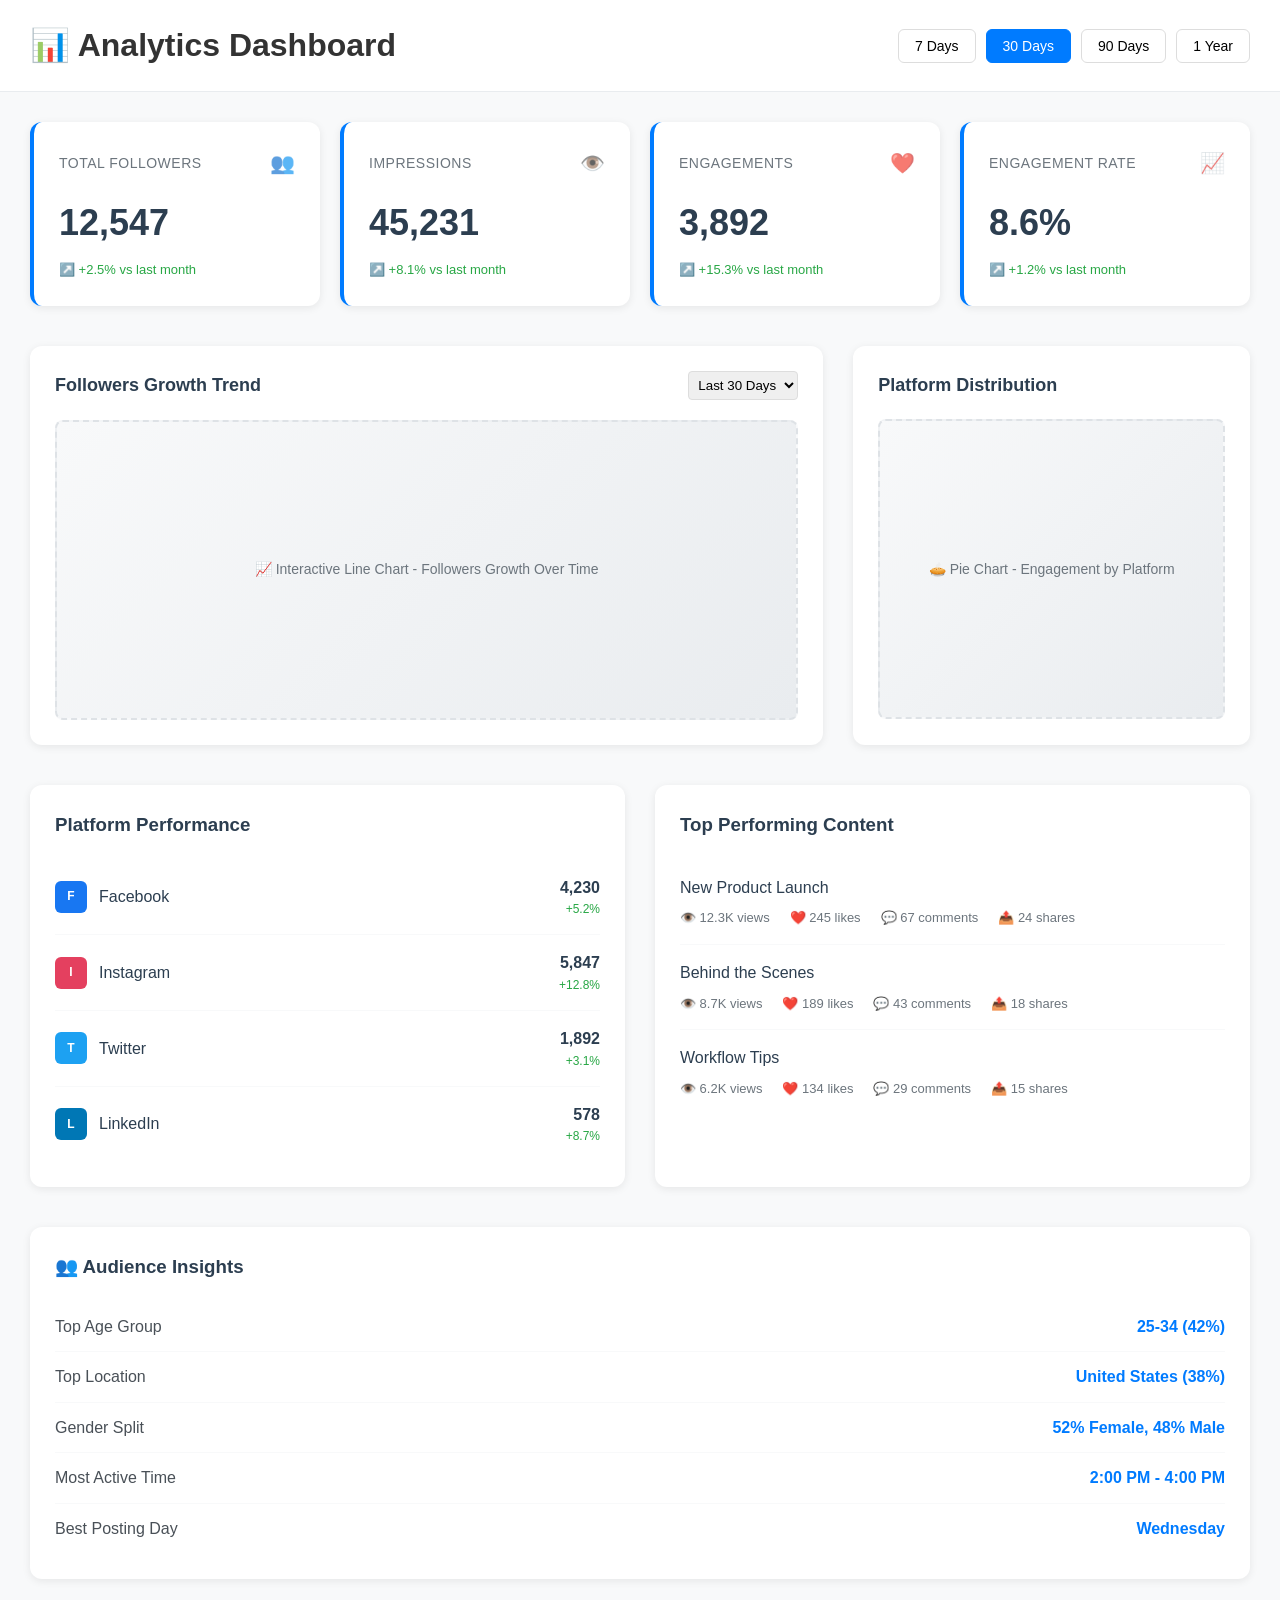
<file: Ai-Powered-Social-Media-Manager-main/analytics.html>
<!DOCTYPE html>
<html lang="en">
<head>
    <meta charset="UTF-8">
    <meta name="viewport" content="width=device-width, initial-scale=1.0">
    <title>Analytics Dashboard</title>
    <style>
        * {
            margin: 0;
            padding: 0;
            box-sizing: border-box;
        }
        
        body {
            font-family: -apple-system, BlinkMacSystemFont, 'Segoe UI', Roboto, sans-serif;
            background-color: #f8f9fa;
            color: #333;
            line-height: 1.6;
        }
        
        .header {
            background: white;
            padding: 20px 30px;
            border-bottom: 1px solid #e9ecef;
            display: flex;
            justify-content: space-between;
            align-items: center;
        }
        
        .date-filter {
            display: flex;
            gap: 10px;
            align-items: center;
        }
        
        .filter-btn {
            padding: 8px 16px;
            border: 1px solid #ddd;
            background: white;
            border-radius: 6px;
            cursor: pointer;
            font-size: 14px;
        }
        
        .filter-btn.active {
            background: #007bff;
            color: white;
            border-color: #007bff;
        }
        
        .main-content {
            padding: 30px;
        }
        
        .metrics-overview {
            display: grid;
            grid-template-columns: repeat(auto-fit, minmax(280px, 1fr));
            gap: 20px;
            margin-bottom: 40px;
        }
        
        .metric-card {
            background: white;
            border-radius: 12px;
            padding: 25px;
            box-shadow: 0 2px 8px rgba(0,0,0,0.08);
            transition: transform 0.2s ease, box-shadow 0.2s ease;
            border-left: 4px solid #007bff;
        }
        
        .metric-card:hover {
            transform: translateY(-2px);
            box-shadow: 0 4px 16px rgba(0,0,0,0.12);
        }
        
        .metric-header {
            display: flex;
            justify-content: space-between;
            align-items: center;
            margin-bottom: 15px;
        }
        
        .metric-title {
            font-size: 14px;
            color: #6c757d;
            font-weight: 500;
            text-transform: uppercase;
            letter-spacing: 0.5px;
        }
        
        .metric-icon {
            font-size: 20px;
            opacity: 0.7;
        }
        
        .metric-value {
            font-size: 36px;
            font-weight: 700;
            color: #2c3e50;
            margin-bottom: 8px;
        }
        
        .metric-change {
            font-size: 13px;
            display: flex;
            align-items: center;
            gap: 5px;
        }
        
        .metric-change.positive {
            color: #28a745;
        }
        
        .metric-change.negative {
            color: #dc3545;
        }
        
        .charts-section {
            display: grid;
            grid-template-columns: 2fr 1fr;
            gap: 30px;
            margin-bottom: 40px;
        }
        
        .chart-container {
            background: white;
            border-radius: 12px;
            padding: 25px;
            box-shadow: 0 2px 8px rgba(0,0,0,0.08);
        }
        
        .chart-header {
            display: flex;
            justify-content: space-between;
            align-items: center;
            margin-bottom: 20px;
        }
        
        .chart-title {
            font-size: 18px;
            font-weight: 600;
            color: #2c3e50;
        }
        
        .chart-placeholder {
            width: 100%;
            height: 300px;
            background: linear-gradient(135deg, #f8f9fa 0%, #e9ecef 100%);
            border-radius: 8px;
            display: flex;
            align-items: center;
            justify-content: center;
            color: #6c757d;
            font-size: 14px;
            border: 2px dashed #dee2e6;
        }
        
        .performance-breakdown {
            display: grid;
            grid-template-columns: 1fr 1fr;
            gap: 30px;
            margin-bottom: 40px;
        }
        
        .platform-stats {
            background: white;
            border-radius: 12px;
            padding: 25px;
            box-shadow: 0 2px 8px rgba(0,0,0,0.08);
        }
        
        .platform-item {
            display: flex;
            justify-content: space-between;
            align-items: center;
            padding: 15px 0;
            border-bottom: 1px solid #f8f9fa;
        }
        
        .platform-item:last-child {
            border-bottom: none;
        }
        
        .platform-info {
            display: flex;
            align-items: center;
            gap: 12px;
        }
        
        .platform-icon {
            width: 32px;
            height: 32px;
            border-radius: 6px;
            display: flex;
            align-items: center;
            justify-content: center;
            color: white;
            font-weight: bold;
            font-size: 12px;
        }
        
        .facebook { background: #1877f2; }
        .instagram { background: #e4405f; }
        .twitter { background: #1da1f2; }
        .linkedin { background: #0077b5; }
        
        .platform-name {
            font-weight: 500;
            color: #2c3e50;
        }
        
        .platform-metrics {
            text-align: right;
        }
        
        .platform-value {
            font-weight: 600;
            color: #2c3e50;
        }
        
        .platform-change {
            font-size: 12px;
            color: #28a745;
        }
        
        .content-performance {
            background: white;
            border-radius: 12px;
            padding: 25px;
            box-shadow: 0 2px 8px rgba(0,0,0,0.08);
        }
        
        .content-item {
            padding: 15px 0;
            border-bottom: 1px solid #f8f9fa;
        }
        
        .content-item:last-child {
            border-bottom: none;
        }
        
        .content-title {
            font-weight: 500;
            color: #2c3e50;
            margin-bottom: 8px;
        }
        
        .content-stats {
            display: flex;
            gap: 20px;
            font-size: 13px;
            color: #6c757d;
        }
        
        .audience-insights {
            background: white;
            border-radius: 12px;
            padding: 25px;
            box-shadow: 0 2px 8px rgba(0,0,0,0.08);
        }
        
        .insight-row {
            display: flex;
            justify-content: space-between;
            align-items: center;
            padding: 12px 0;
            border-bottom: 1px solid #f8f9fa;
        }
        
        .insight-row:last-child {
            border-bottom: none;
        }
        
        .insight-label {
            font-weight: 500;
            color: #495057;
        }
        
        .insight-value {
            font-weight: 600;
            color: #007bff;
        }
        
        @media (max-width: 768px) {
            .charts-section {
                grid-template-columns: 1fr;
            }
            
            .performance-breakdown {
                grid-template-columns: 1fr;
            }
            
            .metrics-overview {
                grid-template-columns: 1fr;
            }
        }
    </style>
</head>
<body>
    <div class="header">
        <h1>📊 Analytics Dashboard</h1>
        <div class="date-filter">
            <button class="filter-btn">7 Days</button>
            <button class="filter-btn active">30 Days</button>
            <button class="filter-btn">90 Days</button>
            <button class="filter-btn">1 Year</button>
        </div>
    </div>

    <div class="main-content">
        <!-- Key Metrics Overview -->
        <div class="metrics-overview">
            <div class="metric-card">
                <div class="metric-header">
                    <div class="metric-title">Total Followers</div>
                    <div class="metric-icon">👥</div>
                </div>
                <div class="metric-value">12,547</div>
                <div class="metric-change positive">
                    ↗️ +2.5% vs last month
                </div>
            </div>

            <div class="metric-card">
                <div class="metric-header">
                    <div class="metric-title">Impressions</div>
                    <div class="metric-icon">👁️</div>
                </div>
                <div class="metric-value">45,231</div>
                <div class="metric-change positive">
                    ↗️ +8.1% vs last month
                </div>
            </div>

            <div class="metric-card">
                <div class="metric-header">
                    <div class="metric-title">Engagements</div>
                    <div class="metric-icon">❤️</div>
                </div>
                <div class="metric-value">3,892</div>
                <div class="metric-change positive">
                    ↗️ +15.3% vs last month
                </div>
            </div>

            <div class="metric-card">
                <div class="metric-header">
                    <div class="metric-title">Engagement Rate</div>
                    <div class="metric-icon">📈</div>
                </div>
                <div class="metric-value">8.6%</div>
                <div class="metric-change positive">
                    ↗️ +1.2% vs last month
                </div>
            </div>
        </div>

        <!-- Charts Section -->
        <div class="charts-section">
            <div class="chart-container">
                <div class="chart-header">
                    <div class="chart-title">Followers Growth Trend</div>
                    <select style="padding: 5px; border: 1px solid #ddd; border-radius: 4px;">
                        <option>Last 30 Days</option>
                        <option>Last 90 Days</option>
                        <option>Last Year</option>
                    </select>
                </div>
                <div class="chart-placeholder">
                    📈 Interactive Line Chart - Followers Growth Over Time
                </div>
            </div>

            <div class="chart-container">
                <div class="chart-header">
                    <div class="chart-title">Platform Distribution</div>
                </div>
                <div class="chart-placeholder">
                    🥧 Pie Chart - Engagement by Platform
                </div>
            </div>
        </div>

        <!-- Performance Breakdown -->
        <div class="performance-breakdown">
            <div class="platform-stats">
                <h3 style="margin-bottom: 20px; color: #2c3e50;">Platform Performance</h3>
                
                <div class="platform-item">
                    <div class="platform-info">
                        <div class="platform-icon facebook">F</div>
                        <div class="platform-name">Facebook</div>
                    </div>
                    <div class="platform-metrics">
                        <div class="platform-value">4,230</div>
                        <div class="platform-change">+5.2%</div>
                    </div>
                </div>

                <div class="platform-item">
                    <div class="platform-info">
                        <div class="platform-icon instagram">I</div>
                        <div class="platform-name">Instagram</div>
                    </div>
                    <div class="platform-metrics">
                        <div class="platform-value">5,847</div>
                        <div class="platform-change">+12.8%</div>
                    </div>
                </div>

                <div class="platform-item">
                    <div class="platform-info">
                        <div class="platform-icon twitter">T</div>
                        <div class="platform-name">Twitter</div>
                    </div>
                    <div class="platform-metrics">
                        <div class="platform-value">1,892</div>
                        <div class="platform-change">+3.1%</div>
                    </div>
                </div>

                <div class="platform-item">
                    <div class="platform-info">
                        <div class="platform-icon linkedin">L</div>
                        <div class="platform-name">LinkedIn</div>
                    </div>
                    <div class="platform-metrics">
                        <div class="platform-value">578</div>
                        <div class="platform-change">+8.7%</div>
                    </div>
                </div>
            </div>

            <div class="content-performance">
                <h3 style="margin-bottom: 20px; color: #2c3e50;">Top Performing Content</h3>
                
                <div class="content-item">
                    <div class="content-title">New Product Launch</div>
                    <div class="content-stats">
                        <span>👁️ 12.3K views</span>
                        <span>❤️ 245 likes</span>
                        <span>💬 67 comments</span>
                        <span>📤 24 shares</span>
                    </div>
                </div>

                <div class="content-item">
                    <div class="content-title">Behind the Scenes</div>
                    <div class="content-stats">
                        <span>👁️ 8.7K views</span>
                        <span>❤️ 189 likes</span>
                        <span>💬 43 comments</span>
                        <span>📤 18 shares</span>
                    </div>
                </div>

                <div class="content-item">
                    <div class="content-title">Workflow Tips</div>
                    <div class="content-stats">
                        <span>👁️ 6.2K views</span>
                        <span>❤️ 134 likes</span>
                        <span>💬 29 comments</span>
                        <span>📤 15 shares</span>
                    </div>
                </div>
            </div>
        </div>

        <!-- Audience Insights -->
        <div class="audience-insights">
            <h3 style="margin-bottom: 20px; color: #2c3e50;">👥 Audience Insights</h3>
            
            <div class="insight-row">
                <div class="insight-label">Top Age Group</div>
                <div class="insight-value">25-34 (42%)</div>
            </div>
            
            <div class="insight-row">
                <div class="insight-label">Top Location</div>
                <div class="insight-value">United States (38%)</div>
            </div>
            
            <div class="insight-row">
                <div class="insight-label">Gender Split</div>
                <div class="insight-value">52% Female, 48% Male</div>
            </div>
            
            <div class="insight-row">
                <div class="insight-label">Most Active Time</div>
                <div class="insight-value">2:00 PM - 4:00 PM</div>
            </div>
            
            <div class="insight-row">
                <div class="insight-label">Best Posting Day</div>
                <div class="insight-value">Wednesday</div>
            </div>
        </div>
    </div>
</body>
</html>
</file>
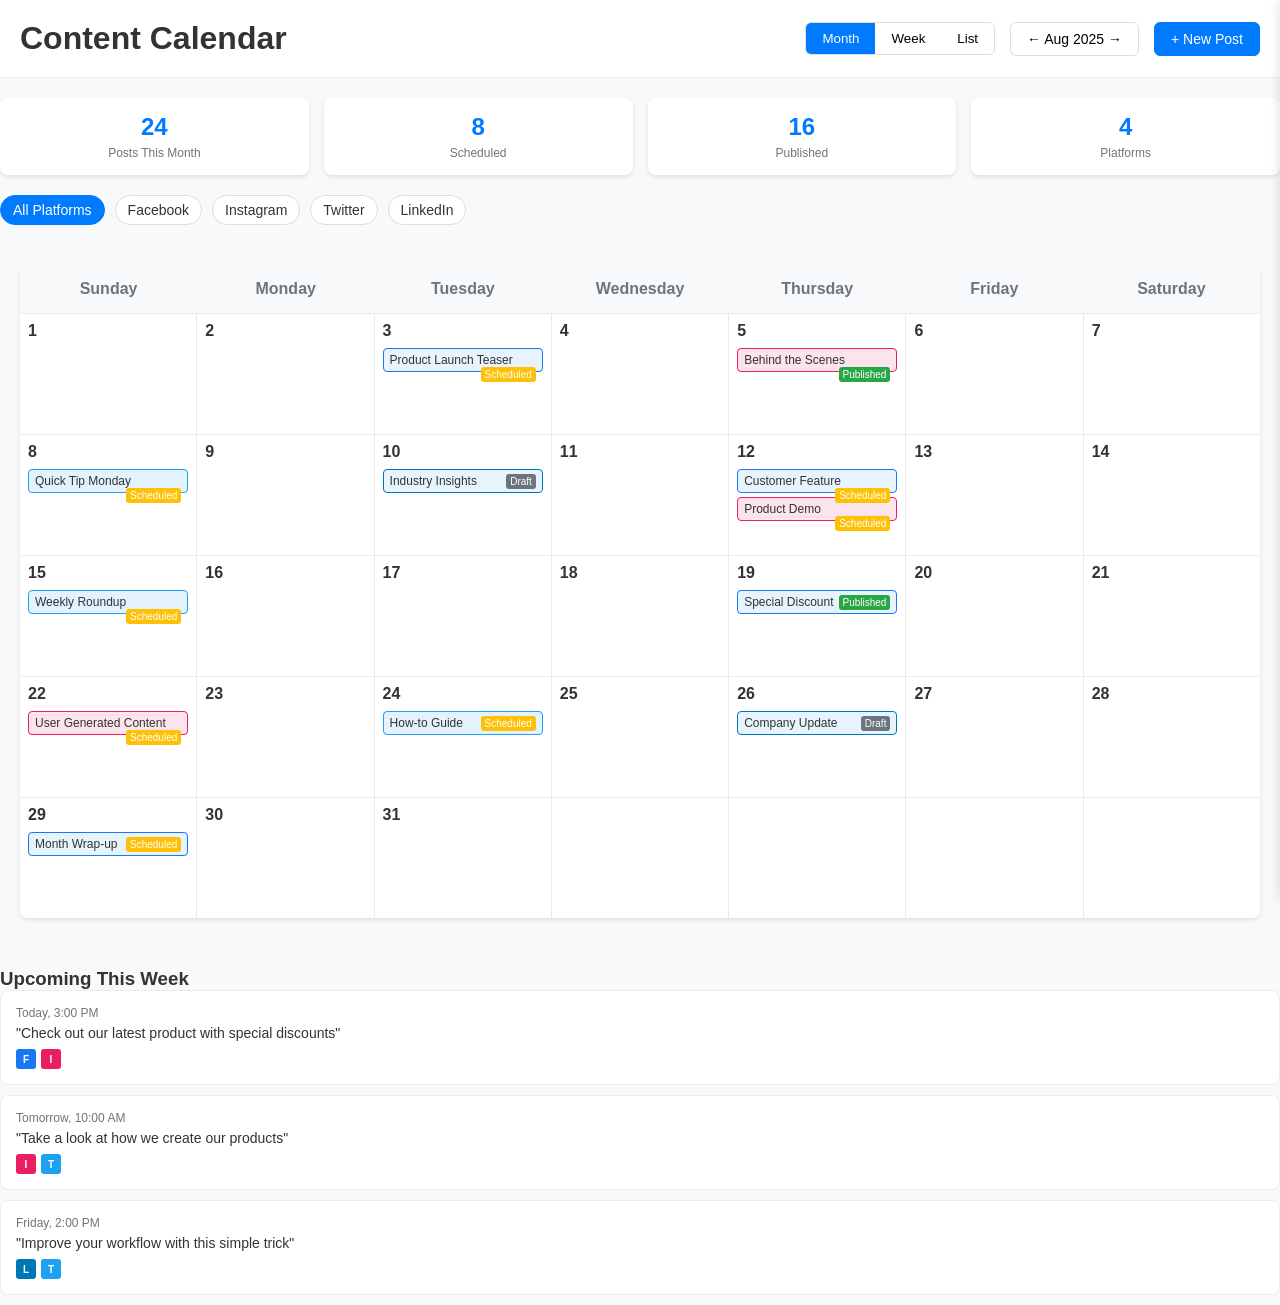
<file: Ai-Powered-Social-Media-Manager-main/content-calendar.html>
<!DOCTYPE html>
<html lang="en">
<head>
    <meta charset="UTF-8">
    <meta name="viewport" content="width=device-width, initial-scale=1.0">
    <title>Content Calendar</title>
    <style>
        * {
            margin: 0;
            padding: 0;
            box-sizing: border-box;
        }
        
        body {
            font-family: -apple-system, BlinkMacSystemFont, 'Segoe UI', Roboto, sans-serif;
            background-color: #f8f9fa;
            color: #333;
        }
        
        .header {
            background: white;
            padding: 20px;
            border-bottom: 1px solid #e9ecef;
            display: flex;
            justify-content: space-between;
            align-items: center;
        }
        
        .calendar-controls {
            display: flex;
            gap: 15px;
            align-items: center;
        }
        
        .btn {
            padding: 8px 16px;
            border: 1px solid #ddd;
            background: white;
            border-radius: 6px;
            cursor: pointer;
            font-size: 14px;
        }
        
        .btn.primary {
            background: #007bff;
            color: white;
            border-color: #007bff;
        }
        
        .view-toggle {
            display: flex;
            border: 1px solid #ddd;
            border-radius: 6px;
            overflow: hidden;
        }
        
        .view-toggle button {
            padding: 8px 16px;
            border: none;
            background: white;
            cursor: pointer;
        }
        
        .view-toggle button.active {
            background: #007bff;
            color: white;
        }
        
        .calendar-container {
            padding: 20px;
        }
        
        .calendar-grid {
            background: white;
            border-radius: 8px;
            overflow: hidden;
            box-shadow: 0 2px 4px rgba(0,0,0,0.1);
        }
        
        .calendar-header {
            display: grid;
            grid-template-columns: repeat(7, 1fr);
            background: #f8f9fa;
            border-bottom: 1px solid #e9ecef;
        }
        
        .calendar-header div {
            padding: 15px;
            font-weight: 600;
            text-align: center;
            color: #6c757d;
        }
        
        .calendar-body {
            display: grid;
            grid-template-columns: repeat(7, 1fr);
            gap: 1px;
            background: #e9ecef;
        }
        
        .calendar-day {
            background: white;
            min-height: 120px;
            padding: 8px;
            position: relative;
        }
        
        .day-number {
            font-weight: 600;
            margin-bottom: 8px;
        }
        
        .scheduled-post {
            background: #e3f2fd;
            border: 1px solid #2196f3;
            border-radius: 4px;
            padding: 4px 6px;
            margin-bottom: 4px;
            font-size: 12px;
            cursor: pointer;
        }
        
        .scheduled-post.facebook { background: #e8f4fd; border-color: #1877f2; }
        .scheduled-post.instagram { background: #fce4ec; border-color: #e91e63; }
        .scheduled-post.twitter { background: #e3f2fd; border-color: #1da1f2; }
        .scheduled-post.linkedin { background: #e8f4fd; border-color: #0077b5; }
        
        .post-status {
            font-size: 10px;
            padding: 2px 4px;
            border-radius: 3px;
            color: white;
            float: right;
        }
        
        .status-scheduled { background: #ffc107; }
        .status-published { background: #28a745; }
        .status-draft { background: #6c757d; }
        
        .sidebar {
            position: fixed;
            right: -400px;
            top: 0;
            width: 400px;
            height: 100vh;
            background: white;
            box-shadow: -2px 0 10px rgba(0,0,0,0.1);
            transition: right 0.3s ease;
            padding: 20px;
            z-index: 1000;
        }
        
        .sidebar.open {
            right: 0;
        }
        
        .quick-stats {
            display: grid;
            grid-template-columns: repeat(4, 1fr);
            gap: 15px;
            margin: 20px 0;
        }
        
        .stat-card {
            background: white;
            padding: 15px;
            border-radius: 8px;
            box-shadow: 0 2px 4px rgba(0,0,0,0.1);
            text-align: center;
        }
        
        .stat-number {
            font-size: 24px;
            font-weight: bold;
            color: #007bff;
            display: block;
        }
        
        .stat-label {
            font-size: 12px;
            color: #6c757d;
            margin-top: 5px;
        }
        
        .platform-filter {
            display: flex;
            gap: 10px;
            margin: 20px 0;
            flex-wrap: wrap;
        }
        
        .platform-tag {
            padding: 6px 12px;
            border: 1px solid #ddd;
            border-radius: 20px;
            background: white;
            cursor: pointer;
            font-size: 14px;
        }
        
        .platform-tag.active {
            background: #007bff;
            color: white;
            border-color: #007bff;
        }
        
        .upcoming-posts {
            margin-top: 30px;
        }
        
        .post-item {
            padding: 15px;
            border: 1px solid #e9ecef;
            border-radius: 8px;
            margin-bottom: 10px;
            background: white;
        }
        
        .post-time {
            font-size: 12px;
            color: #6c757d;
            margin-bottom: 5px;
        }
        
        .post-content {
            font-size: 14px;
            margin-bottom: 8px;
        }
        
        .post-platforms {
            display: flex;
            gap: 5px;
        }
        
        .platform-icon {
            width: 20px;
            height: 20px;
            border-radius: 3px;
            display: flex;
            align-items: center;
            justify-content: center;
            color: white;
            font-size: 10px;
            font-weight: bold;
        }
        
        .facebook { background: #1877f2; }
        .instagram { background: #e91e63; }
        .twitter { background: #1da1f2; }
        .linkedin { background: #0077b5; }
        
        @media (max-width: 768px) {
            .calendar-controls {
                flex-direction: column;
                align-items: stretch;
                gap: 10px;
            }
            
            .quick-stats {
                grid-template-columns: repeat(2, 1fr);
            }
            
            .sidebar {
                width: 100%;
                right: -100%;
            }
        }
    </style>
</head>
<body>
    <header class="header">
        <h1>Content Calendar</h1>
        <div class="calendar-controls">
            <div class="view-toggle">
                <button class="active">Month</button>
                <button>Week</button>
                <button>List</button>
            </div>
            <button class="btn">← Aug 2025 →</button>
            <button class="btn primary" onclick="openPostCreator()">+ New Post</button>
        </div>
    </header>

    <div class="quick-stats">
        <div class="stat-card">
            <span class="stat-number">24</span>
            <div class="stat-label">Posts This Month</div>
        </div>
        <div class="stat-card">
            <span class="stat-number">8</span>
            <div class="stat-label">Scheduled</div>
        </div>
        <div class="stat-card">
            <span class="stat-number">16</span>
            <div class="stat-label">Published</div>
        </div>
        <div class="stat-card">
            <span class="stat-number">4</span>
            <div class="stat-label">Platforms</div>
        </div>
    </div>

    <div class="platform-filter">
        <div class="platform-tag active">All Platforms</div>
        <div class="platform-tag">Facebook</div>
        <div class="platform-tag">Instagram</div>
        <div class="platform-tag">Twitter</div>
        <div class="platform-tag">LinkedIn</div>
    </div>

    <div class="calendar-container">
        <div class="calendar-grid">
            <div class="calendar-header">
                <div>Sunday</div>
                <div>Monday</div>
                <div>Tuesday</div>
                <div>Wednesday</div>
                <div>Thursday</div>
                <div>Friday</div>
                <div>Saturday</div>
            </div>
            
            <div class="calendar-body">
                <!-- Week 1 -->
                <div class="calendar-day">
                    <div class="day-number">1</div>
                </div>
                <div class="calendar-day">
                    <div class="day-number">2</div>
                </div>
                <div class="calendar-day">
                    <div class="day-number">3</div>
                    <div class="scheduled-post facebook">
                        Product Launch Teaser
                        <span class="post-status status-scheduled">Scheduled</span>
                    </div>
                </div>
                <div class="calendar-day">
                    <div class="day-number">4</div>
                </div>
                <div class="calendar-day">
                    <div class="day-number">5</div>
                    <div class="scheduled-post instagram">
                        Behind the Scenes
                        <span class="post-status status-published">Published</span>
                    </div>
                </div>
                <div class="calendar-day">
                    <div class="day-number">6</div>
                </div>
                <div class="calendar-day">
                    <div class="day-number">7</div>
                </div>
                
                <!-- Week 2 -->
                <div class="calendar-day">
                    <div class="day-number">8</div>
                    <div class="scheduled-post twitter">
                        Quick Tip Monday
                        <span class="post-status status-scheduled">Scheduled</span>
                    </div>
                </div>
                <div class="calendar-day">
                    <div class="day-number">9</div>
                </div>
                <div class="calendar-day">
                    <div class="day-number">10</div>
                    <div class="scheduled-post linkedin">
                        Industry Insights
                        <span class="post-status status-draft">Draft</span>
                    </div>
                </div>
                <div class="calendar-day">
                    <div class="day-number">11</div>
                </div>
                <div class="calendar-day">
                    <div class="day-number">12</div>
                    <div class="scheduled-post facebook">
                        Customer Feature
                        <span class="post-status status-scheduled">Scheduled</span>
                    </div>
                    <div class="scheduled-post instagram">
                        Product Demo
                        <span class="post-status status-scheduled">Scheduled</span>
                    </div>
                </div>
                <div class="calendar-day">
                    <div class="day-number">13</div>
                </div>
                <div class="calendar-day">
                    <div class="day-number">14</div>
                </div>
                
                <!-- Week 3 -->
                <div class="calendar-day">
                    <div class="day-number">15</div>
                    <div class="scheduled-post twitter">
                        Weekly Roundup
                        <span class="post-status status-scheduled">Scheduled</span>
                    </div>
                </div>
                <div class="calendar-day">
                    <div class="day-number">16</div>
                </div>
                <div class="calendar-day">
                    <div class="day-number">17</div>
                </div>
                <div class="calendar-day">
                    <div class="day-number">18</div>
                </div>
                <div class="calendar-day">
                    <div class="day-number">19</div>
                    <div class="scheduled-post facebook">
                        Special Discount
                        <span class="post-status status-published">Published</span>
                    </div>
                </div>
                <div class="calendar-day">
                    <div class="day-number">20</div>
                </div>
                <div class="calendar-day">
                    <div class="day-number">21</div>
                </div>
                
                <!-- Week 4 -->
                <div class="calendar-day">
                    <div class="day-number">22</div>
                    <div class="scheduled-post instagram">
                        User Generated Content
                        <span class="post-status status-scheduled">Scheduled</span>
                    </div>
                </div>
                <div class="calendar-day">
                    <div class="day-number">23</div>
                </div>
                <div class="calendar-day">
                    <div class="day-number">24</div>
                    <div class="scheduled-post twitter">
                        How-to Guide
                        <span class="post-status status-scheduled">Scheduled</span>
                    </div>
                </div>
                <div class="calendar-day">
                    <div class="day-number">25</div>
                </div>
                <div class="calendar-day">
                    <div class="day-number">26</div>
                    <div class="scheduled-post linkedin">
                        Company Update
                        <span class="post-status status-draft">Draft</span>
                    </div>
                </div>
                <div class="calendar-day">
                    <div class="day-number">27</div>
                </div>
                <div class="calendar-day">
                    <div class="day-number">28</div>
                </div>
                
                <!-- Week 5 -->
                <div class="calendar-day">
                    <div class="day-number">29</div>
                    <div class="scheduled-post facebook">
                        Month Wrap-up
                        <span class="post-status status-scheduled">Scheduled</span>
                    </div>
                </div>
                <div class="calendar-day">
                    <div class="day-number">30</div>
                </div>
                <div class="calendar-day">
                    <div class="day-number">31</div>
                </div>
                <div class="calendar-day"></div>
                <div class="calendar-day"></div>
                <div class="calendar-day"></div>
                <div class="calendar-day"></div>
            </div>
        </div>
    </div>

    <div class="upcoming-posts">
        <h3>Upcoming This Week</h3>
        
        <div class="post-item">
            <div class="post-time">Today, 3:00 PM</div>
            <div class="post-content">"Check out our latest product with special discounts"</div>
            <div class="post-platforms">
                <div class="platform-icon facebook">F</div>
                <div class="platform-icon instagram">I</div>
            </div>
        </div>
        
        <div class="post-item">
            <div class="post-time">Tomorrow, 10:00 AM</div>
            <div class="post-content">"Take a look at how we create our products"</div>
            <div class="post-platforms">
                <div class="platform-icon instagram">I</div>
                <div class="platform-icon twitter">T</div>
            </div>
        </div>
        
        <div class="post-item">
            <div class="post-time">Friday, 2:00 PM</div>
            <div class="post-content">"Improve your workflow with this simple trick"</div>
            <div class="post-platforms">
                <div class="platform-icon linkedin">L</div>
                <div class="platform-icon twitter">T</div>
            </div>
        </div>
    </div>

    <div class="sidebar" id="postSidebar">
        <h3>Create New Post</h3>
        <form>
            <div style="margin: 15px 0;">
                <label>Post Content</label>
                <textarea style="width: 100%; height: 120px; padding: 10px; border: 1px solid #ddd; border-radius: 6px; resize: vertical;" placeholder="What would you like to share?"></textarea>
            </div>
            
            <div style="margin: 15px 0;">
                <label>Select Platforms</label>
                <div style="margin-top: 8px;">
                    <label><input type="checkbox" checked> Facebook</label><br>
                    <label><input type="checkbox" checked> Instagram</label><br>
                    <label><input type="checkbox"> Twitter</label><br>
                    <label><input type="checkbox"> LinkedIn</label>
                </div>
            </div>
            
            <div style="margin: 15px 0;">
                <label>Schedule Date & Time</label>
                <input type="datetime-local" style="width: 100%; padding: 10px; border: 1px solid #ddd; border-radius: 6px; margin-top: 5px;">
            </div>
            
            <div style="margin: 15px 0;">
                <label>Tags</label>
                <input type="text" placeholder="Add hashtags..." style="width: 100%; padding: 10px; border: 1px solid #ddd; border-radius: 6px; margin-top: 5px;">
            </div>
            
            <div style="margin: 20px 0;">
                <button type="submit" class="btn primary" style="margin-right: 10px;">Schedule Post</button>
                <button type="button" class="btn" onclick="closeSidebar()">Cancel</button>
            </div>
        </form>
    </div>

    <script>
        function openPostCreator() {
            document.getElementById('postSidebar').classList.add('open');
        }
        
        function closeSidebar() {
            document.getElementById('postSidebar').classList.remove('open');
        }
        
        // Platform filter functionality
        document.querySelectorAll('.platform-tag').forEach(tag => {
            tag.addEventListener('click', function() {
                document.querySelectorAll('.platform-tag').forEach(t => t.classList.remove('active'));
                this.classList.add('active');
            });
        });
        
        // View toggle functionality
        document.querySelectorAll('.view-toggle button').forEach(btn => {
            btn.addEventListener('click', function() {
                document.querySelectorAll('.view-toggle button').forEach(b => b.classList.remove('active'));
                this.classList.add('active');
            });
        });
    </script>
</body>
</html>
</file>
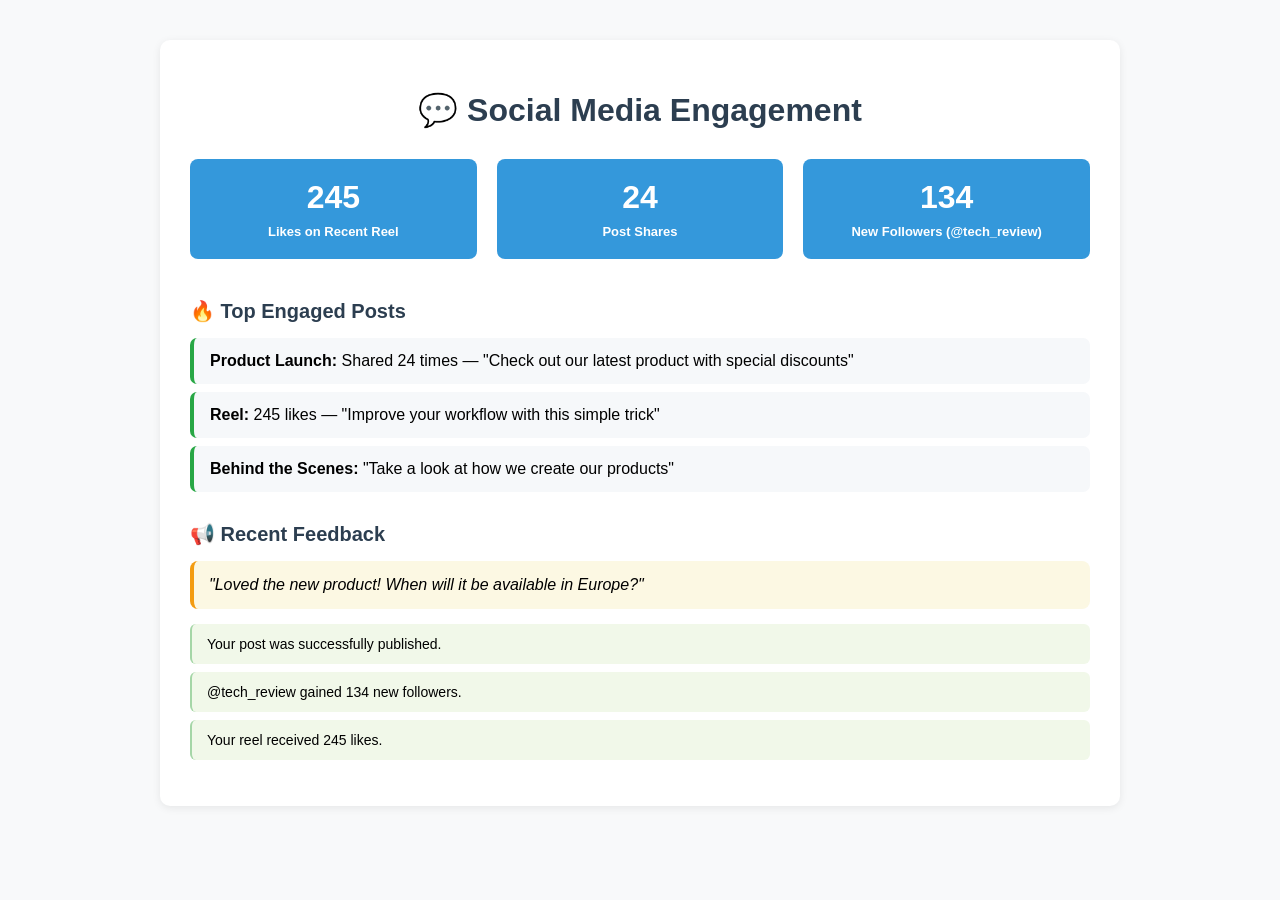
<file: Ai-Powered-Social-Media-Manager-main/engagement.html>
<!DOCTYPE html>
<html lang="en">
<head>
    <meta charset="UTF-8" />
    <meta name="viewport" content="width=device-width, initial-scale=1" />
    <title>Social Media Engagement</title>
    <style>
        body {
            margin: 0;
            font-family: -apple-system, BlinkMacSystemFont, 'Segoe UI', Roboto, sans-serif;
            background-color: #f8f9fa;
        }
        .container {
            max-width: 900px;
            margin: 40px auto;
            padding: 30px;
            background: white;
            border-radius: 10px;
            box-shadow: 0 2px 8px rgba(0,0,0,0.08);
        }
        h1 {
            color: #2c3e50;
            margin-bottom: 30px;
            text-align: center;
        }
        .metrics-grid {
            display: flex;
            gap: 20px;
            margin-bottom: 40px;
            flex-wrap: wrap;
        }
        .metric-card {
            flex: 1 1 180px;
            background: #3498db;
            color: white;
            border-radius: 8px;
            padding: 20px;
            text-align: center;
        }
        .metric-value {
            font-size: 32px;
            font-weight: bold;
            margin-bottom: 8px;
        }
        .metric-label {
            font-size: 13px;
            font-weight: 600;
        }
        .section-title {
            font-size: 20px;
            font-weight: 600;
            margin: 30px 0 15px 0;
            color: #2c3e50;
        }
        .list {
            margin-top: 10px;
            padding-left: 0;
            list-style: none;
        }
        .list li {
            padding: 14px 16px;
            background: #f6f8fa;
            margin-bottom: 8px;
            border-left: 4px solid #28a745;
            border-radius: 7px;
        }
        .comment {
            padding: 15px;
            background: #fcf8e3;
            border-left: 4px solid #f39c12;
            margin-bottom: 15px;
            border-radius: 8px;
            font-style: italic;
        }
        .feedback-list {
            margin-top: 10px;
            padding-left: 0;
            list-style: none;
        }
        .feedback-list li {
            background: #f1f8e9;
            padding: 12px 15px;
            margin-bottom: 8px;
            border-left: 2px solid #a5d6a7;
            border-radius: 6px;
            font-size: 14px;
        }
        @media (max-width: 700px) {
            .container {
                margin: 0;
                border-radius: 0;
                box-shadow: none;
            }
            .metrics-grid {
                flex-direction: column;
                gap: 12px;
            }
        }
    </style>
</head>
<body>
    <div class="container">
        <h1>💬 Social Media Engagement</h1>
        
        <!-- Key Engagement Metrics -->
        <div class="metrics-grid">
            <div class="metric-card">
                <div class="metric-value">245</div>
                <div class="metric-label">Likes on Recent Reel</div>
            </div>
            <div class="metric-card">
                <div class="metric-value">24</div>
                <div class="metric-label">Post Shares</div>
            </div>
            <div class="metric-card">
                <div class="metric-value">134</div>
                <div class="metric-label">New Followers (@tech_review)</div>
            </div>
        </div>
        
        <!-- Top Performing Posts -->
        <div class="section-title">🔥 Top Engaged Posts</div>
        <ul class="list">
            <li>
                <strong>Product Launch:</strong> Shared 24 times — "Check out our latest product with special discounts"
            </li>
            <li>
                <strong>Reel:</strong> 245 likes — "Improve your workflow with this simple trick"
            </li>
            <li>
                <strong>Behind the Scenes:</strong> "Take a look at how we create our products"
            </li>
        </ul>
        
        <!-- Recent Feedback / Comments -->
        <div class="section-title">📢 Recent Feedback</div>
        <div class="comment">
            "Loved the new product! When will it be available in Europe?"
        </div>
        <ul class="feedback-list">
            <li>
                Your post was successfully published.
            </li>
            <li>
                @tech_review gained 134 new followers.
            </li>
            <li>
                Your reel received 245 likes.
            </li>
        </ul>
    </div>
</body>
</html>
</file>
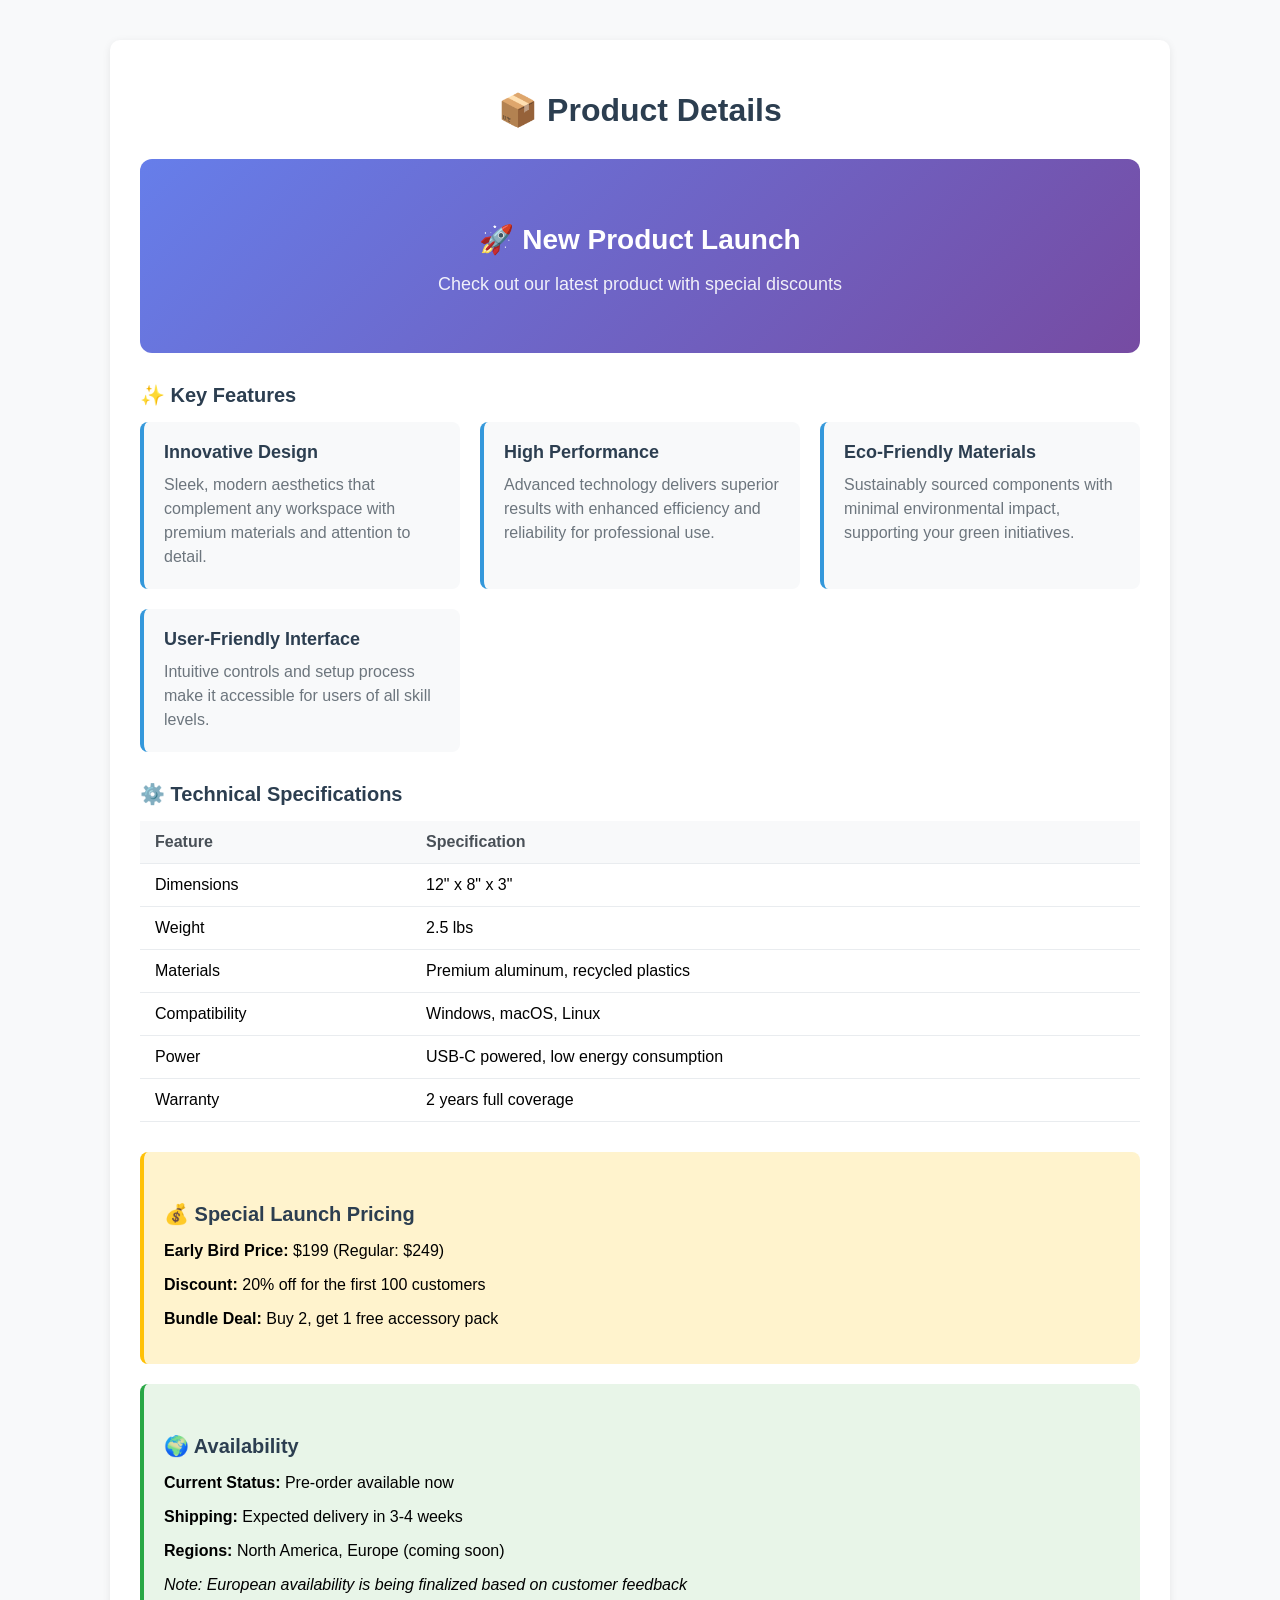
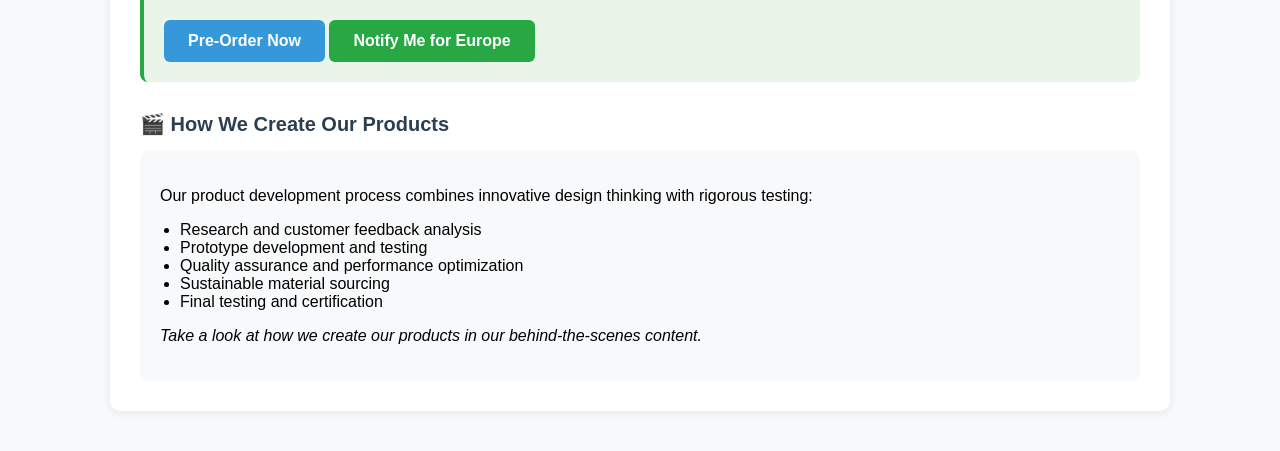
<file: Ai-Powered-Social-Media-Manager-main/product-details.html>
<!DOCTYPE html>
<html lang="en">
<head>
    <meta charset="UTF-8" />
    <meta name="viewport" content="width=device-width, initial-scale=1" />
    <title>Product Details</title>
    <style>
        body {
            margin: 0;
            font-family: -apple-system, BlinkMacSystemFont, 'Segoe UI', Roboto, sans-serif;
            background-color: #f8f9fa;
        }
        .container {
            max-width: 1000px;
            margin: 40px auto;
            padding: 30px;
            background: white;
            border-radius: 10px;
            box-shadow: 0 2px 8px rgba(0,0,0,0.08);
        }
        h1 {
            color: #2c3e50;
            margin-bottom: 30px;
            text-align: center;
        }
        .product-hero {
            background: linear-gradient(135deg, #667eea 0%, #764ba2 100%);
            color: white;
            padding: 40px;
            border-radius: 12px;
            margin-bottom: 30px;
            text-align: center;
        }
        .product-hero h2 {
            font-size: 28px;
            margin-bottom: 10px;
        }
        .product-hero p {
            font-size: 18px;
            opacity: 0.9;
        }
        .features-grid {
            display: grid;
            grid-template-columns: repeat(auto-fit, minmax(300px, 1fr));
            gap: 20px;
            margin-bottom: 30px;
        }
        .feature-card {
            background: #f8f9fa;
            padding: 20px;
            border-radius: 8px;
            border-left: 4px solid #3498db;
        }
        .feature-title {
            font-size: 18px;
            font-weight: 600;
            color: #2c3e50;
            margin-bottom: 10px;
        }
        .feature-desc {
            color: #6c757d;
            line-height: 1.5;
        }
        .section-title {
            font-size: 20px;
            font-weight: 600;
            margin: 30px 0 15px 0;
            color: #2c3e50;
        }
        .specs-table {
            width: 100%;
            border-collapse: collapse;
            margin-bottom: 30px;
        }
        .specs-table th,
        .specs-table td {
            padding: 12px 15px;
            text-align: left;
            border-bottom: 1px solid #e9ecef;
        }
        .specs-table th {
            background-color: #f8f9fa;
            font-weight: 600;
            color: #495057;
        }
        .availability-section {
            background: #e8f5e8;
            padding: 20px;
            border-radius: 8px;
            border-left: 4px solid #28a745;
            margin-bottom: 20px;
        }
        .btn {
            display: inline-block;
            padding: 12px 24px;
            background: #3498db;
            color: white;
            text-decoration: none;
            border-radius: 6px;
            font-weight: 600;
            margin-top: 10px;
            transition: background-color 0.3s ease;
        }
        .btn:hover {
            background: #2980b9;
        }
        .pricing {
            background: #fff3cd;
            padding: 20px;
            border-radius: 8px;
            border-left: 4px solid #ffc107;
            margin-bottom: 20px;
        }
        @media (max-width: 700px) {
            .container {
                margin: 0;
                border-radius: 0;
                box-shadow: none;
            }
            .features-grid {
                grid-template-columns: 1fr;
            }
        }
    </style>
</head>
<body>
    <div class="container">
        <h1>📦 Product Details</h1>
        
        <!-- Product Hero Section -->
        <div class="product-hero">
            <h2>🚀 New Product Launch</h2>
            <p>Check out our latest product with special discounts</p>
        </div>
        
        <!-- Key Features -->
        <div class="section-title">✨ Key Features</div>
        <div class="features-grid">
            <div class="feature-card">
                <div class="feature-title">Innovative Design</div>
                <div class="feature-desc">
                    Sleek, modern aesthetics that complement any workspace with premium materials and attention to detail.
                </div>
            </div>
            <div class="feature-card">
                <div class="feature-title">High Performance</div>
                <div class="feature-desc">
                    Advanced technology delivers superior results with enhanced efficiency and reliability for professional use.
                </div>
            </div>
            <div class="feature-card">
                <div class="feature-title">Eco-Friendly Materials</div>
                <div class="feature-desc">
                    Sustainably sourced components with minimal environmental impact, supporting your green initiatives.
                </div>
            </div>
            <div class="feature-card">
                <div class="feature-title">User-Friendly Interface</div>
                <div class="feature-desc">
                    Intuitive controls and setup process make it accessible for users of all skill levels.
                </div>
            </div>
        </div>
        
        <!-- Technical Specifications -->
        <div class="section-title">⚙️ Technical Specifications</div>
        <table class="specs-table">
            <thead>
                <tr>
                    <th>Feature</th>
                    <th>Specification</th>
                </tr>
            </thead>
            <tbody>
                <tr>
                    <td>Dimensions</td>
                    <td>12" x 8" x 3"</td>
                </tr>
                <tr>
                    <td>Weight</td>
                    <td>2.5 lbs</td>
                </tr>
                <tr>
                    <td>Materials</td>
                    <td>Premium aluminum, recycled plastics</td>
                </tr>
                <tr>
                    <td>Compatibility</td>
                    <td>Windows, macOS, Linux</td>
                </tr>
                <tr>
                    <td>Power</td>
                    <td>USB-C powered, low energy consumption</td>
                </tr>
                <tr>
                    <td>Warranty</td>
                    <td>2 years full coverage</td>
                </tr>
            </tbody>
        </table>
        
        <!-- Pricing Information -->
        <div class="pricing">
            <div class="section-title">💰 Special Launch Pricing</div>
            <p><strong>Early Bird Price:</strong> $199 (Regular: $249)</p>
            <p><strong>Discount:</strong> 20% off for the first 100 customers</p>
            <p><strong>Bundle Deal:</strong> Buy 2, get 1 free accessory pack</p>
        </div>
        
        <!-- Availability -->
        <div class="availability-section">
            <div class="section-title">🌍 Availability</div>
            <p><strong>Current Status:</strong> Pre-order available now</p>
            <p><strong>Shipping:</strong> Expected delivery in 3-4 weeks</p>
            <p><strong>Regions:</strong> North America, Europe (coming soon)</p>
            <p><em>Note: European availability is being finalized based on customer feedback</em></p>
            
            <a href="#" class="btn">Pre-Order Now</a>
            <a href="#" class="btn" style="background: #28a745;">Notify Me for Europe</a>
        </div>
        
        <!-- Product Creation Process -->
        <div class="section-title">🎬 How We Create Our Products</div>
        <div style="background: #f8f9fa; padding: 20px; border-radius: 8px;">
            <p>Our product development process combines innovative design thinking with rigorous testing:</p>
            <ul style="margin: 15px 0; padding-left: 20px;">
                <li>Research and customer feedback analysis</li>
                <li>Prototype development and testing</li>
                <li>Quality assurance and performance optimization</li>
                <li>Sustainable material sourcing</li>
                <li>Final testing and certification</li>
            </ul>
            <p><em>Take a look at how we create our products in our behind-the-scenes content.</em></p>
        </div>
    </div>
</body>
</html>
</file>
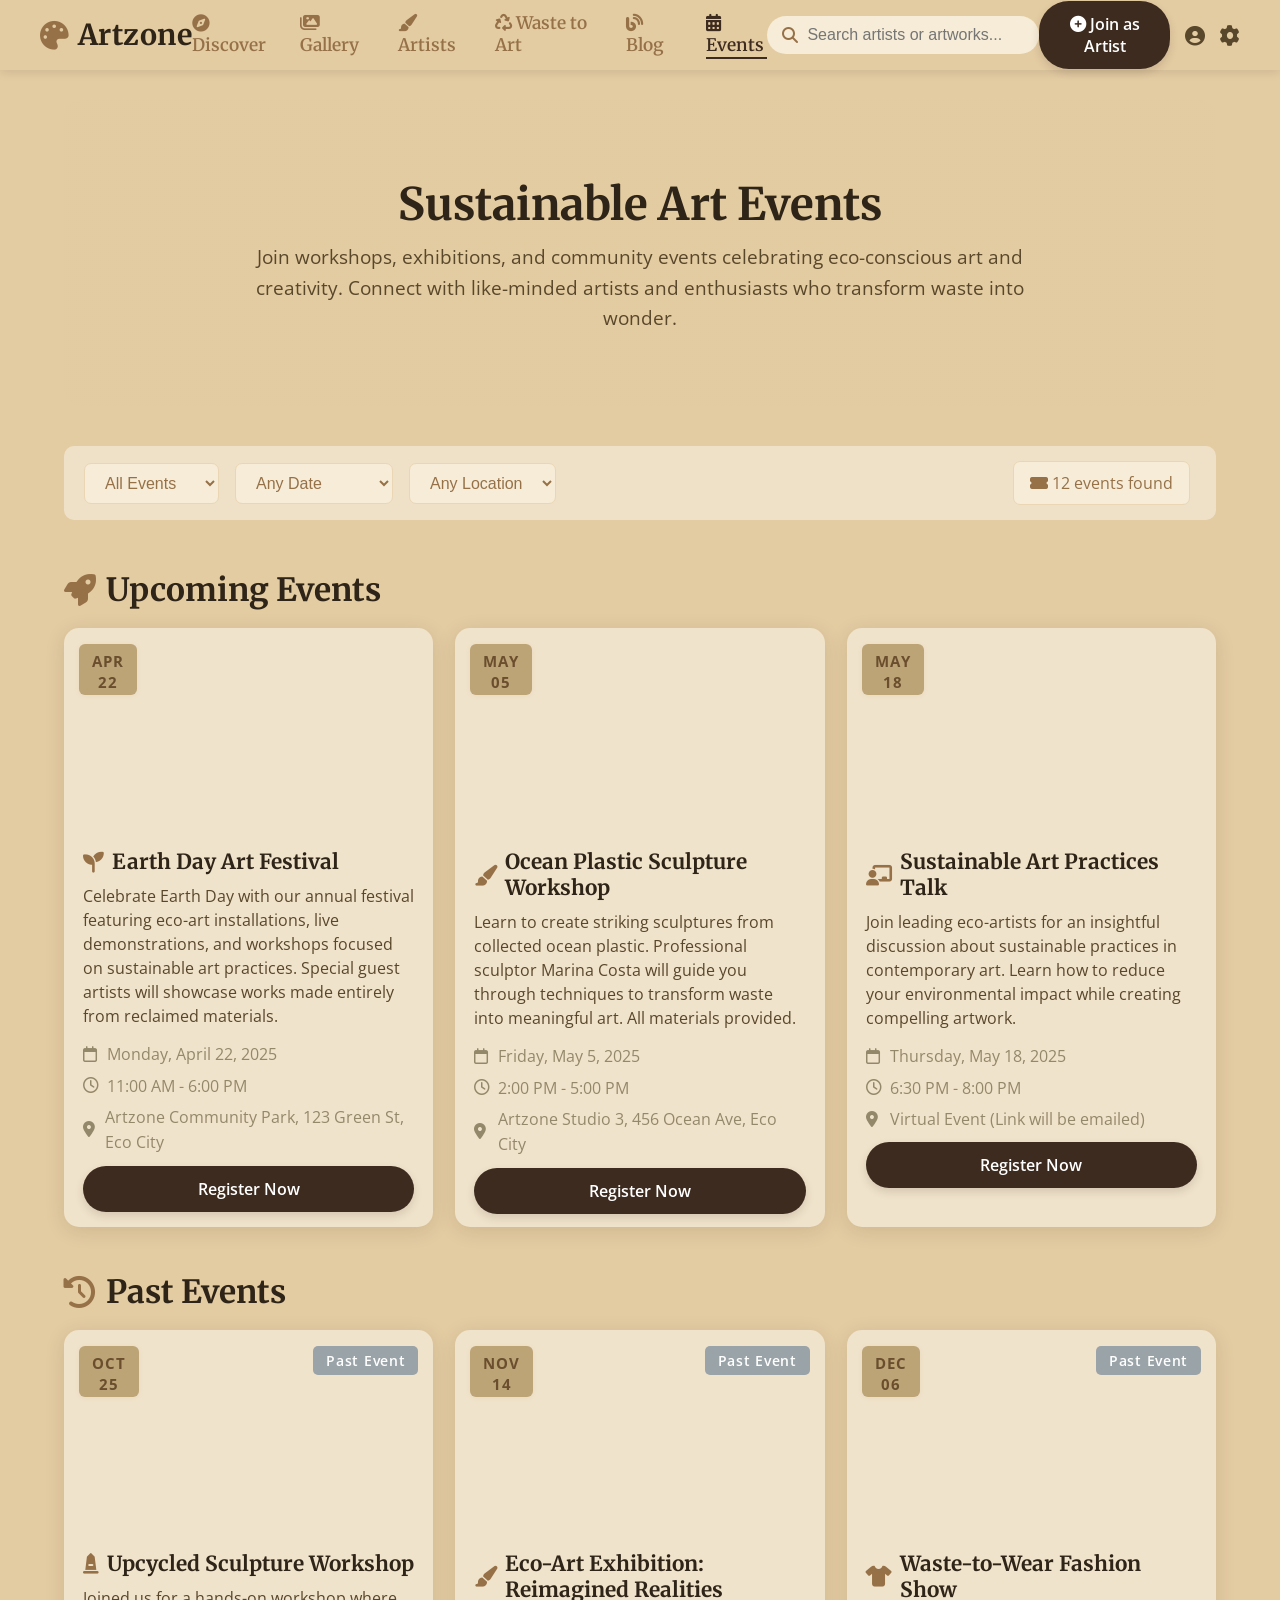
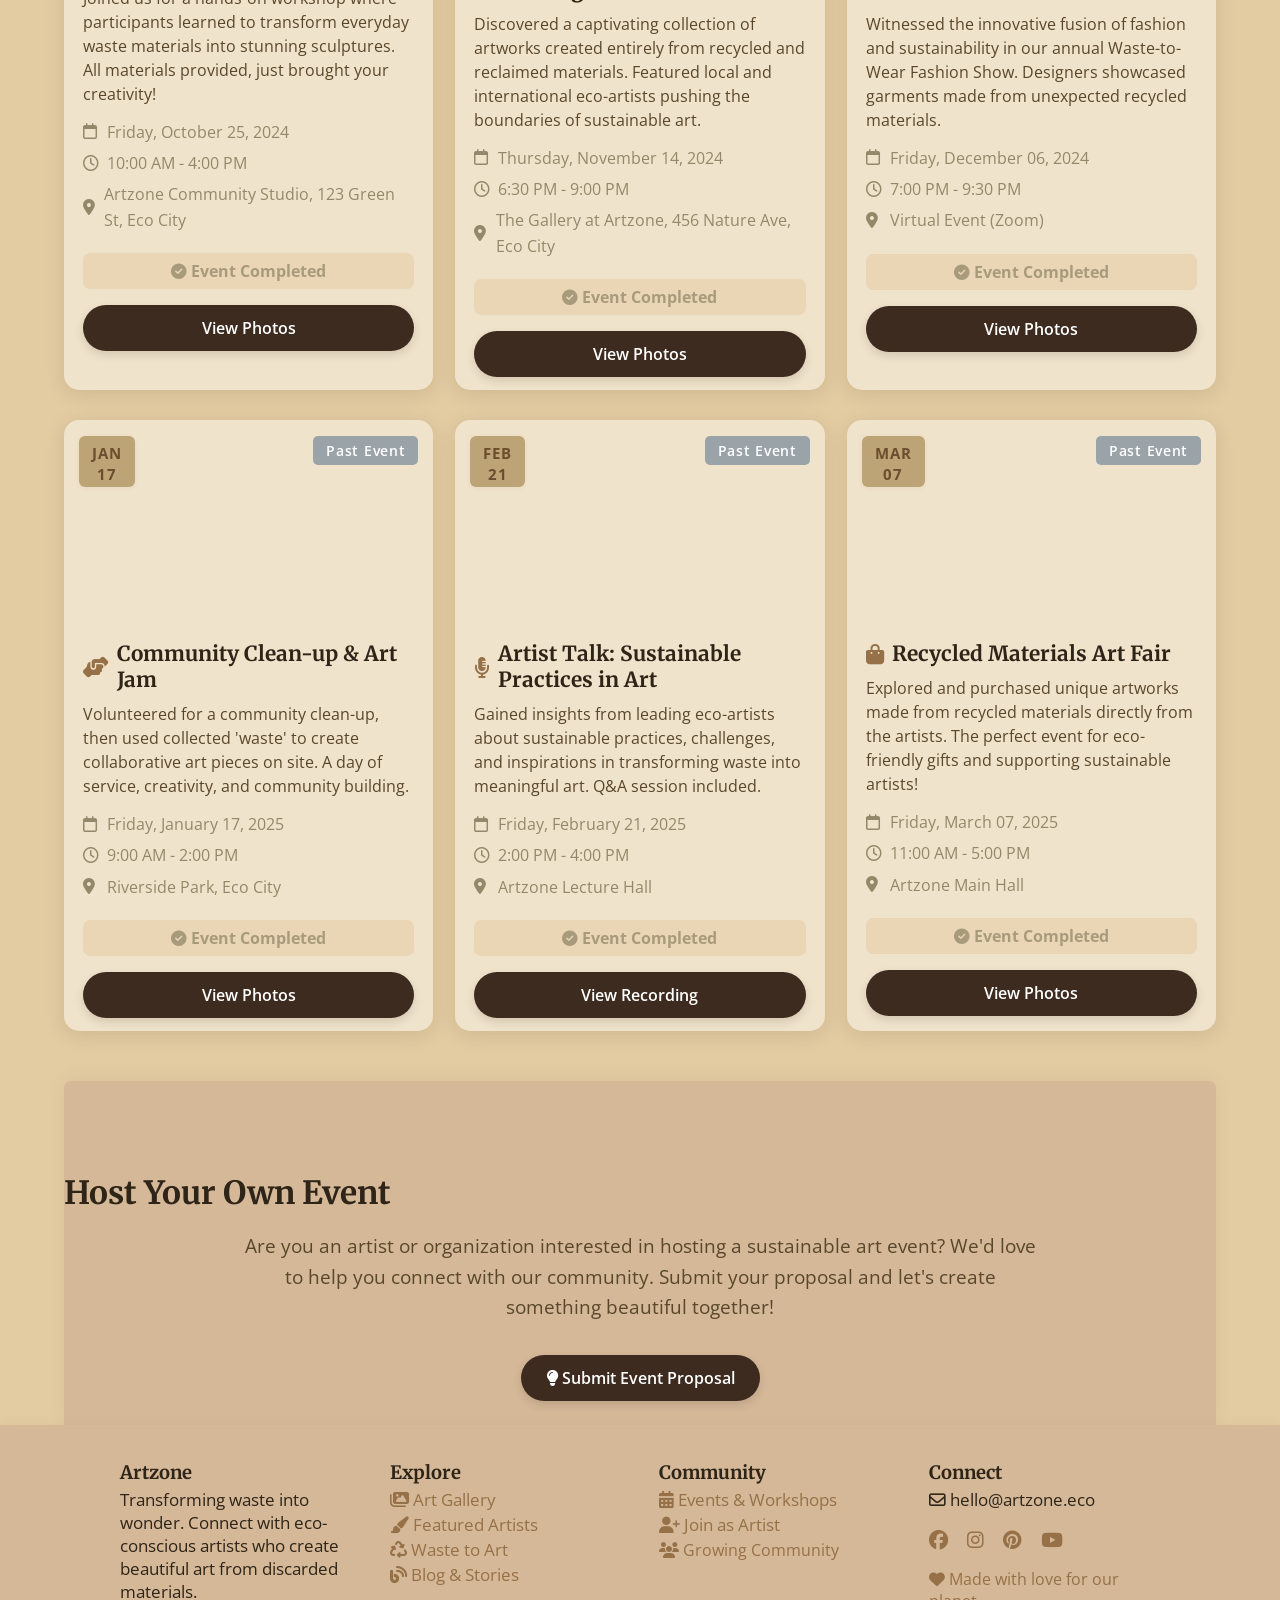
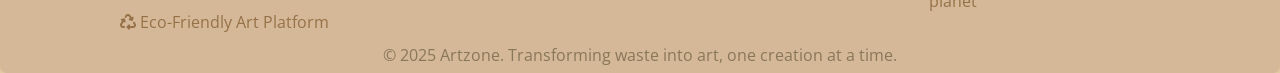
<file: artzone/event.html>
<!DOCTYPE html>
<html lang="en">
<head>
  <meta charset="UTF-8">
  <title>ArtZone - Sustainable Art Events</title>
  <meta name="viewport" content="width=device-width, initial-scale=1.0">
  <!-- Google Fonts for matching typography -->
  <link href="https://fonts.googleapis.com/css2?family=Merriweather:wght@700&family=Open+Sans:wght@400;600&display=swap" rel="stylesheet">
  <!-- Font Awesome for icons -->
  <link rel="stylesheet" href="https://cdnjs.cloudflare.com/ajax/libs/font-awesome/6.4.0/css/all.min.css">
  <style>
    :root {
      --main-bg: #e3cba2;
      --card-bg: #f0e3cb;
      --footer-bg: #d4b898;
      --accent: #967148;
      --text-dark: #2e2417;
      --text-light: #59472b;
      --btn-bg: #3d2b1f;
      --btn-hover-bg: #5d3a1d;
      --badge-bg: #bda476;
      --badge-dark: #6a4e2e;
      --shadow: 0 4px 20px rgba(54, 44, 15, 0.12);
      --nav-height: 70px;
    }
    * {
      box-sizing: border-box;
    }
    body {
      margin: 0;
      background: var(--main-bg);
      font-family: 'Open Sans', Arial, sans-serif;
      color: var(--text-light);
      padding-top: var(--nav-height);
    }
    /* Improved Navigation */
    header {
      position: fixed;
      top: 0;
      left: 0;
      width: 100%;
      display: flex;
      align-items: center;
      justify-content: space-between;
      padding: 0 40px;
      background: var(--main-bg);
      font-family: 'Merriweather', serif;
      height: var(--nav-height);
      z-index: 1000;
      box-shadow: 0 2px 10px rgba(0,0,0,0.1);
    }
    header .logo {
      font-size: 1.8rem;
      font-weight: bold;
      color: var(--text-dark);
      letter-spacing: .5px;
      display: flex;
      align-items: center;
    }
    header .logo i {
      margin-right: 8px;
      color: var(--accent);
    }
    nav {
      display: flex;
      gap: 32px;
      font-size: 1.08rem;
    }
    nav a {
      text-decoration: none;
      color: var(--accent);
      padding-bottom: 3px;
      transition: color .3s;
      font-weight: 600;
      position: relative;
    }
    nav a:after {
      content: '';
      position: absolute;
      bottom: 0;
      left: 0;
      width: 0;
      height: 2px;
      background: var(--accent);
      transition: width 0.3s ease;
    }
    nav a:hover:after {
      width: 100%;
    }
    nav a.active {
      color: var(--btn-bg);
    }
    nav a.active:after {
      width: 100%;
      background: var(--btn-bg);
    }
    .search-bar {
      flex: 0 1 320px;
      display: flex;
      align-items: center;
      position: relative;
    }
    .search-bar input {
      width: 100%;
      padding: 10px 15px 10px 40px;
      border: none;
      border-radius: 20px;
      background: #f6ecd7;
      font-size: 1rem;
      outline: none;
      transition: all .3s;
    }
    .search-bar input:focus {
      box-shadow: 0 0 0 2px var(--accent);
    }
    .search-bar i {
      position: absolute;
      left: 15px;
      color: var(--accent);
      z-index: 1;
    }
    .user-actions {
      display: flex;
      gap: 15px;
      align-items: center;
    }
    .user-actions span {
      cursor: pointer;
      transition: transform 0.3s;
    }
    .user-actions span:hover {
      transform: scale(1.1);
    }
    .btn {
      background: var(--btn-bg);
      color: #fff;
      border: none;
      border-radius: 30px;
      padding: 12px 25px;
      font-size: 1.02rem;
      cursor: pointer;
      font-family: 'Open Sans', Arial, sans-serif;
      font-weight: 600;
      box-shadow: 0 4px 8px rgba(61, 43, 31, 0.15);
      transition: all .3s;
      outline: none;
      position: relative;
      overflow: hidden;
    }
    .btn:after {
      content: '';
      position: absolute;
      top: 50%;
      left: 50%;
      width: 5px;
      height: 5px;
      background: rgba(255, 255, 255, 0.5);
      opacity: 0;
      border-radius: 100%;
      transform: scale(1, 1) translate(-50%);
      transform-origin: 50% 50%;
    }
    .btn:hover, .btn:focus {
      background: var(--btn-hover-bg);
      transform: translateY(-3px);
      box-shadow: 0 6px 12px rgba(61, 43, 31, 0.2);
    }
    .btn:active {
      transform: translateY(-1px);
    }
    .btn:hover:after {
      animation: ripple 1s ease-out;
    }
    @keyframes ripple {
      0% {
        transform: scale(0, 0);
        opacity: 0.5;
      }
      100% {
        transform: scale(20, 20);
        opacity: 0;
      }
    }
    .hamburger {
      display: none;
      flex-direction: column;
      justify-content: space-around;
      width: 30px;
      height: 25px;
      background: transparent;
      border: none;
      cursor: pointer;
      padding: 0;
    }
    .hamburger span {
      width: 30px;
      height: 3px;
      background: var(--text-dark);
      border-radius: 5px;
      transition: all 0.3s linear;
      position: relative;
      transform-origin: 1px;
    }
    main {
      max-width: 1200px;
      margin: 30px auto 0 auto;
      padding: 0 24px;
    }
    .hero-section {
      text-align: center;
      padding: 40px 0;
      background: linear-gradient(rgba(227, 203, 162, 0.7), rgba(227, 203, 162, 0.7)), url('https://images.unsplash.com/photo-1578662996442-48f60103fc96?auto=format&fit=crop&w=1200&q=80');
      background-size: cover;
      background-position: center;
      border-radius: 15px;
      margin-bottom: 40px;
      color: var(--text-dark);
    }
    .section-title {
      text-align: center;
      margin: 36px 0 10px;
      font-family: 'Merriweather', serif;
      font-size: 2.8rem;
      font-weight: 700;
      color: var(--text-dark);
      animation: fadeInDown .8s;
    }
    @keyframes fadeInDown {
      0% { opacity: 0; transform: translateY(-35px);}
      100% { opacity: 1; transform: translateY(0);}
    }
    .section-subtitle {
      text-align: center;
      font-size: 1.2rem;
      color: var(--text-light);
      margin-bottom: 32px;
      max-width: 800px;
      margin-left: auto;
      margin-right: auto;
      line-height: 1.6;
      animation: fadeIn .9s .15s backwards;
    }
    @keyframes fadeIn {
      0% { opacity: 0; }
      100% { opacity: 1;}
    }
    .filter-row {
      display: flex;
      align-items: center;
      justify-content: space-between;
      gap: 18px;
      margin-bottom: 22px;
      flex-wrap: wrap;
      background: rgba(246, 236, 215, 0.7);
      padding: 15px 20px;
      border-radius: 10px;
    }
    .filter-drop, .filter-count {
      background: #f6ecd7;
      border-radius: 7px;
      padding: 10px 16px;
      color: var(--accent);
      font-size: 1rem;
      border: 1px solid #ead6b5;
      margin-right: 6px;
      transition: box-shadow .27s;
      cursor: pointer;
    }
    .filter-drop:focus {
      box-shadow: 0 0 6px var(--accent);
    }
    .filter-options {
      display: flex;
      gap: 10px;
      flex-wrap: wrap;
    }
    h2 {
      color: var(--text-dark);
      margin: 34px 0 18px 0;
      font-family: 'Merriweather', serif;
      font-size: 2rem;
      font-weight: 700;
      animation: fadeInLeft .7s;
      display: flex;
      align-items: center;
    }
    h2 i {
      margin-right: 10px;
      color: var(--accent);
    }
    @keyframes fadeInLeft {
      0% {opacity: 0; transform: translateX(-45px);}
      100% {opacity: 1; transform: translateX(0);}
    }
    .events-grid {
      display: grid;
      grid-template-columns: repeat(auto-fit, minmax(340px, 1fr));
      gap: 30px 22px;
      margin-bottom: 45px;
    }
    .event-card {
      background: var(--card-bg);
      border-radius: 15px;
      box-shadow: var(--shadow);
      overflow: hidden;
      display: flex;
      flex-direction: column;
      animation: fadeInCard .8s;
      animation-timing-function: cubic-bezier(.35,.76,.72,1.03);
      transition: transform 0.3s, box-shadow 0.3s;
    }
    .event-card:hover {
      transform: translateY(-10px);
      box-shadow: 0 12px 30px rgba(54, 44, 15, 0.18);
    }
    @keyframes fadeInCard {
      0% {opacity:0; transform: scale(.95) translateY(35px);}
      100% {opacity:1; transform: scale(1) translateY(0);}
    }
    .card-img-area {
      position: relative;
      height: 200px;
      background-size: cover;
      background-position: center;
      transition: transform 0.5s;
    }
    .event-card:hover .card-img-area {
      transform: scale(1.05);
    }
    .date-badge {
      position: absolute;
      left: 15px;
      top: 16px;
      background: var(--badge-bg);
      color: var(--badge-dark);
      font-weight: 700;
      font-size: .96rem;
      border-radius: 6px;
      padding: 7px 13px 2px 13px;
      flex-direction: column;
      align-items: center;
      justify-content: center;
      display: flex;
      box-shadow: 0 1px 5px rgba(157,129,82,0.08);
      letter-spacing: 1px;
      text-align: center;
      animation: fadeInRight .7s;
      z-index: 2;
    }
    @keyframes fadeInRight {
      0% {opacity:0; transform: translateX(25px);}
      100% {opacity:1; transform: translateX(0);}
    }
    .past-badge {
      position: absolute;
      right: 15px;
      top: 16px;
      background: #99a2a8;
      color: #fff;
      font-size: .85rem;
      font-weight: 600;
      border-radius: 5px;
      padding: 5px 13px;
      opacity: 0.98;
      letter-spacing: .7px;
      z-index: 2;
    }
    .event-card-content {
      padding: 21px 19px 13px 19px;
      flex: 1 1 0;
      display: flex;
      flex-direction: column;
      gap: 8px;
    }
    .event-card-title {
      font-size: 1.3rem;
      font-weight: 700;
      font-family: 'Merriweather', serif;
      color: var(--text-dark);
      margin-bottom: 3px;
      transition: color .24s;
      display: flex;
      align-items: center;
    }
    .event-card-title i {
      margin-right: 8px;
      color: var(--accent);
    }
    .event-card-title:hover {
      color: var(--accent);
      cursor: pointer;
    }
    .event-desc {
      font-size: 1rem;
      color: var(--text-light);
      margin-top: -2px;
      margin-bottom: 6px;
      line-height: 1.5;
    }
    .event-details {
      font-size: .99rem;
      color: #94886a;
      margin-bottom: 2px;
      line-height: 1.6;
      display: flex;
      flex-direction: column;
      gap: 6px;
    }
    .event-details span {
      display: flex;
      align-items: center;
    }
    .event-details i {
      margin-right: 8px;
      width: 16px;
    }
    .event-completed {
      background: #ead6b5;
      border-radius: 7px;
      color: #a89b7c;
      font-size: .97rem;
      font-weight: bold;
      padding: 7px;
      text-align: center;
      margin-top: 10px;
      margin-bottom: 8px;
      font-family: 'Open Sans', sans-serif;
      user-select: none;
    }
    /* Upcoming Events Section */
    .upcoming-events {
      margin-top: 50px;
    }
    /* Call to Action & Footer */
    .cta-section {
      background: var(--footer-bg);
      padding: 58px 0 28px 0;
      text-align: center;
      margin-top: 50px;
      margin-bottom: -4px;
      border-radius: 7px 7px 0 0;
      box-shadow: 0 -4px 18px rgba(90,72,44,0.06);
      animation: fadeInUp .9s;
    }
    @keyframes fadeInUp {
      0% {opacity:0; transform: translateY(45px);}
      100% {opacity:1; transform: translateY(0);}
    }
    .cta-section h2 {
      margin-bottom: 18px;
    }
    .footer {
      background: var(--footer-bg);
      padding: 36px 0 13px 0;
      text-align: left;
      font-size: 1.05rem;
      color: var(--text-dark);
      box-shadow: 0 -2px 12px rgba(110,88,56,0.04);
      border-radius: 0 0 7px 7px;
    }
    .footer-grid {
      display: grid;
      grid-template-columns: repeat(auto-fit, minmax(220px, 1fr));
      gap: 38px;
      max-width: 1080px;
      margin: 0 auto;
      padding: 0 20px;
      margin-bottom: 11px;
    }
    .footer-title {
      font-weight: 700;
      font-family: 'Merriweather', serif;
      font-size: 1.15rem;
      margin-bottom: 4px;
      color: var(--text-dark);
    }
    .footer-link {
      color: var(--accent);
      text-decoration: none;
      margin-right: 9px;
      margin-bottom: 2px;
      display: inline-block;
      transition: transform 0.3s;
    }
    .footer-link:hover {
      text-decoration: underline;
      color: var(--btn-bg);
      transform: translateX(5px);
    }
    .footer-bottom {
      text-align: center;
      font-size: .97rem;
      color: #897759;
      margin-top: 7px;
      margin-bottom: -6px;
    }
    /* Animations for text, cards, buttons */
    .anim-flipIn {
      animation: flipIn 1.1s cubic-bezier(.25,.72,.5,1.19);
    }
    @keyframes flipIn {
      0% {opacity:0; transform: rotateY(60deg) scale(.95);}
      100% {opacity:1; transform: rotateY(0) scale(1);}
    }
    /* Responsive */
    @media (max-width: 992px) {
      .search-bar {
        flex: 0 1 240px;
      }
    }
    @media (max-width: 850px) {
      .events-grid {
        grid-template-columns: 1fr;
      }
      header, main {
        padding-left: 11px; padding-right: 11px;
      }
      .footer-grid {gap: 20px;}
      nav {
        position: fixed;
        top: var(--nav-height);
        left: 0;
        background: var(--main-bg);
        width: 100%;
        flex-direction: column;
        padding: 20px;
        gap: 15px;
        box-shadow: 0 5px 10px rgba(0,0,0,0.1);
        transform: translateY(-100%);
        opacity: 0;
        visibility: hidden;
        transition: all 0.3s ease;
      }
      nav.active {
        transform: translateY(0);
        opacity: 1;
        visibility: visible;
      }
      .hamburger {
        display: flex;
      }
      .hamburger.active span:nth-child(1) {
        transform: rotate(45deg);
      }
      .hamburger.active span:nth-child(2) {
        opacity: 0;
      }
      .hamburger.active span:nth-child(3) {
        transform: rotate(-45deg);
      }
      .search-bar {
        display: none;
      }
    }
    @media (max-width: 640px) {
      .section-title {font-size: 2rem;}
      h2 {font-size: 1.5rem;}
      .user-actions .btn, .btn { font-size: .98rem; padding: 10px 20px;}
      .filter-row {
        flex-direction: column;
        align-items: flex-start;
      }
      .filter-options {
        width: 100%;
        justify-content: space-between;
      }
    }
  </style>
</head>
<body>
  <!-- HEADER + NAVIGATION -->
  <header>
    <div class="logo"><i class="fas fa-palette"></i>Artzone</div>
    <button class="hamburger">
      <span></span>
      <span></span>
      <span></span>
    </button>
    <nav>
      <a href="#"><i class="fas fa-compass"></i> Discover</a>
      <a href="#"><i class="fas fa-images"></i> Gallery</a>
      <a href="#"><i class="fas fa-paint-brush"></i> Artists</a>
      <a href="#"><i class="fas fa-recycle"></i> Waste to Art</a>
      <a href="#"><i class="fas fa-blog"></i> Blog</a>
      <a href="#" class="active"><i class="fas fa-calendar-alt"></i> Events</a>
    </nav>
    <div class="search-bar anim-flipIn">
      <i class="fas fa-search"></i>
      <input type="text" placeholder="Search artists or artworks...">
    </div>
    <div class="user-actions">
      <button class="btn"><i class="fas fa-plus-circle"></i> Join as Artist</button>
      <span><i class="fas fa-user-circle fa-lg"></i></span>
      <span><i class="fas fa-cog fa-lg"></i></span>
    </div>
  </header>
  <main>
    <div class="hero-section">
      <div class="section-title">Sustainable Art Events</div>
      <div class="section-subtitle">Join workshops, exhibitions, and community events celebrating eco-conscious art and creativity. Connect with like-minded artists and enthusiasts who transform waste into wonder.</div>
    </div>
    
    <!-- Filters -->
    <div class="filter-row">
      <div class="filter-options">
        <select class="filter-drop">
          <option>All Events</option>
          <option>Workshops</option>
          <option>Exhibitions</option>
          <option>Talks</option>
          <option>Community</option>
        </select>
        <select class="filter-drop">
          <option>Any Date</option>
          <option>This Week</option>
          <option>This Month</option>
          <option>Next 3 Months</option>
        </select>
        <select class="filter-drop">
          <option>Any Location</option>
          <option>In Person</option>
          <option>Virtual</option>
        </select>
      </div>
      <div class="filter-count"><i class="fas fa-ticket-alt"></i> 12 events found</div>
    </div>
    
    <!-- Upcoming Events -->
    <div class="upcoming-events">
      <h2><i class="fas fa-rocket"></i> Upcoming Events</h2>
      <div class="events-grid">
        <!-- Event Card 1 -->
        <div class="event-card anim-flipIn">
          <div class="card-img-area" style="background-image:url('https://images.unsplash.com/photo-1542751371-adc38448a05e?auto=format&fit=crop&w=640&q=80');">
            <div class="date-badge"><span>APR</span><span>22</span></div>
          </div>
          <div class="event-card-content">
            <div class="event-card-title"><i class="fas fa-seedling"></i> Earth Day Art Festival</div>
            <div class="event-desc">
              Celebrate Earth Day with our annual festival featuring eco-art installations, live demonstrations, and workshops focused on sustainable art practices. Special guest artists will showcase works made entirely from reclaimed materials.
            </div>
            <div class="event-details">
              <span><i class="far fa-calendar"></i> Monday, April 22, 2025</span>
              <span><i class="far fa-clock"></i> 11:00 AM - 6:00 PM</span>
              <span><i class="fas fa-map-marker-alt"></i> Artzone Community Park, 123 Green St, Eco City</span>
            </div>
            <button class="btn">Register Now</button>
          </div>
        </div>
        <!-- Event Card 2 -->
        <div class="event-card anim-flipIn">
          <div class="card-img-area" style="background-image:url('https://images.unsplash.com/photo-1519996529937-47d6c1f3ee71?auto=format&fit=crop&w=640&q=80');">
            <div class="date-badge"><span>MAY</span><span>05</span></div>
          </div>
          <div class="event-card-content">
            <div class="event-card-title"><i class="fas fa-paint-brush"></i> Ocean Plastic Sculpture Workshop</div>
            <div class="event-desc">
              Learn to create striking sculptures from collected ocean plastic. Professional sculptor Marina Costa will guide you through techniques to transform waste into meaningful art. All materials provided.
            </div>
            <div class="event-details">
              <span><i class="far fa-calendar"></i> Friday, May 5, 2025</span>
              <span><i class="far fa-clock"></i> 2:00 PM - 5:00 PM</span>
              <span><i class="fas fa-map-marker-alt"></i> Artzone Studio 3, 456 Ocean Ave, Eco City</span>
            </div>
            <button class="btn">Register Now</button>
          </div>
        </div>
        <!-- Event Card 3 -->
        <div class="event-card anim-flipIn">
          <div class="card-img-area" style="background-image:url('https://images.unsplash.com/photo-1515168833906-d2a3b82b3029?auto=format&fit=crop&w=640&q=80');">
            <div class="date-badge"><span>MAY</span><span>18</span></div>
          </div>
          <div class="event-card-content">
            <div class="event-card-title"><i class="fas fa-chalkboard-teacher"></i> Sustainable Art Practices Talk</div>
            <div class="event-desc">
              Join leading eco-artists for an insightful discussion about sustainable practices in contemporary art. Learn how to reduce your environmental impact while creating compelling artwork.
            </div>
            <div class="event-details">
              <span><i class="far fa-calendar"></i> Thursday, May 18, 2025</span>
              <span><i class="far fa-clock"></i> 6:30 PM - 8:00 PM</span>
              <span><i class="fas fa-map-marker-alt"></i> Virtual Event (Link will be emailed)</span>
            </div>
            <button class="btn">Register Now</button>
          </div>
        </div>
      </div>
    </div>
    
    <h2><i class="fas fa-history"></i> Past Events</h2>
    <div class="events-grid">
      <!-- Event Card 1 -->
      <div class="event-card anim-flipIn">
        <div class="card-img-area" style="background-image:url('https://images.unsplash.com/photo-1506744038136-46273834b3fb?auto=format&fit=crop&w=640&q=80');">
          <div class="date-badge"><span>OCT</span><span>25</span></div>
          <div class="past-badge">Past Event</div>
        </div>
        <div class="event-card-content">
          <div class="event-card-title"><i class="fas fa-monument"></i> Upcycled Sculpture Workshop</div>
          <div class="event-desc">
            Joined us for a hands-on workshop where participants learned to transform everyday waste materials into stunning sculptures. All materials provided, just brought your creativity!
          </div>
          <div class="event-details">
            <span><i class="far fa-calendar"></i> Friday, October 25, 2024</span>
            <span><i class="far fa-clock"></i> 10:00 AM - 4:00 PM</span>
            <span><i class="fas fa-map-marker-alt"></i> Artzone Community Studio, 123 Green St, Eco City</span>
          </div>
          <div class="event-completed"><i class="fas fa-check-circle"></i> Event Completed</div>
          <button class="btn">View Photos</button>
        </div>
      </div>
      <!-- Event Card 2 -->
      <div class="event-card anim-flipIn">
        <div class="card-img-area" style="background-image:url('https://images.unsplash.com/photo-1519125323398-675f0ddb6308?auto=format&fit=crop&w=638&q=80');">
          <div class="date-badge"><span>NOV</span><span>14</span></div>
          <div class="past-badge">Past Event</div>
        </div>
        <div class="event-card-content">
          <div class="event-card-title"><i class="fas fa-paint-brush"></i> Eco-Art Exhibition: Reimagined Realities</div>
          <div class="event-desc">
            Discovered a captivating collection of artworks created entirely from recycled and reclaimed materials. Featured local and international eco-artists pushing the boundaries of sustainable art.
          </div>
          <div class="event-details">
            <span><i class="far fa-calendar"></i> Thursday, November 14, 2024</span>
            <span><i class="far fa-clock"></i> 6:30 PM - 9:00 PM</span>
            <span><i class="fas fa-map-marker-alt"></i> The Gallery at Artzone, 456 Nature Ave, Eco City</span>
          </div>
          <div class="event-completed"><i class="fas fa-check-circle"></i> Event Completed</div>
          <button class="btn">View Photos</button>
        </div>
      </div>
      <!-- Event Card 3 -->
      <div class="event-card anim-flipIn">
        <div class="card-img-area" style="background-image:url('https://images.unsplash.com/photo-1482062364825-616fd23b8fc1?auto=format&fit=crop&w=640&q=80');">
          <div class="date-badge"><span>DEC</span><span>06</span></div>
          <div class="past-badge">Past Event</div>
        </div>
        <div class="event-card-content">
          <div class="event-card-title"><i class="fas fa-tshirt"></i> Waste-to-Wear Fashion Show</div>
          <div class="event-desc">
            Witnessed the innovative fusion of fashion and sustainability in our annual Waste-to-Wear Fashion Show. Designers showcased garments made from unexpected recycled materials.
          </div>
          <div class="event-details">
            <span><i class="far fa-calendar"></i> Friday, December 06, 2024</span>
            <span><i class="far fa-clock"></i> 7:00 PM - 9:30 PM</span>
            <span><i class="fas fa-map-marker-alt"></i> Virtual Event (Zoom)</span>
          </div>
          <div class="event-completed"><i class="fas fa-check-circle"></i> Event Completed</div>
          <button class="btn">View Photos</button>
        </div>
      </div>
      <!-- Event Card 4 -->
      <div class="event-card anim-flipIn">
        <div class="card-img-area" style="background-image:url('https://images.unsplash.com/photo-1529626455594-4ff0802cfb7e?auto=format&fit=crop&w=638&q=80');">
          <div class="date-badge"><span>JAN</span><span>17</span></div>
          <div class="past-badge">Past Event</div>
        </div>
        <div class="event-card-content">
          <div class="event-card-title"><i class="fas fa-hands-helping"></i> Community Clean-up & Art Jam</div>
          <div class="event-desc">
            Volunteered for a community clean-up, then used collected 'waste' to create collaborative art pieces on site. A day of service, creativity, and community building.
          </div>
          <div class="event-details">
            <span><i class="far fa-calendar"></i> Friday, January 17, 2025</span>
            <span><i class="far fa-clock"></i> 9:00 AM - 2:00 PM</span>
            <span><i class="fas fa-map-marker-alt"></i> Riverside Park, Eco City</span>
          </div>
          <div class="event-completed"><i class="fas fa-check-circle"></i> Event Completed</div>
          <button class="btn">View Photos</button>
        </div>
      </div>
      <!-- Event Card 5 -->
      <div class="event-card anim-flipIn">
        <div class="card-img-area" style="background-image:url('https://images.unsplash.com/photo-1465101162946-4377e57745c3?auto=format&fit=crop&w=638&q=80');">
          <div class="date-badge"><span>FEB</span><span>21</span></div>
          <div class="past-badge">Past Event</div>
        </div>
        <div class="event-card-content">
          <div class="event-card-title"><i class="fas fa-microphone-alt"></i> Artist Talk: Sustainable Practices in Art</div>
          <div class="event-desc">
            Gained insights from leading eco-artists about sustainable practices, challenges, and inspirations in transforming waste into meaningful art. Q&A session included.
          </div>
          <div class="event-details">
            <span><i class="far fa-calendar"></i> Friday, February 21, 2025</span>
            <span><i class="far fa-clock"></i> 2:00 PM - 4:00 PM</span>
            <span><i class="fas fa-map-marker-alt"></i> Artzone Lecture Hall</span>
          </div>
          <div class="event-completed"><i class="fas fa-check-circle"></i> Event Completed</div>
          <button class="btn">View Recording</button>
        </div>
      </div>
      <!-- Event Card 6 -->
      <div class="event-card anim-flipIn">
        <div class="card-img-area" style="background-image:url('https://images.unsplash.com/photo-1444065381814-865dc9da92c0?auto=format&fit=crop&w=638&q=80');">
          <div class="date-badge"><span>MAR</span><span>07</span></div>
          <div class="past-badge">Past Event</div>
        </div>
        <div class="event-card-content">
          <div class="event-card-title"><i class="fas fa-shopping-bag"></i> Recycled Materials Art Fair</div>
          <div class="event-desc">
            Explored and purchased unique artworks made from recycled materials directly from the artists. The perfect event for eco-friendly gifts and supporting sustainable artists!
          </div>
          <div class="event-details">
            <span><i class="far fa-calendar"></i> Friday, March 07, 2025</span>
            <span><i class="far fa-clock"></i> 11:00 AM - 5:00 PM</span>
            <span><i class="fas fa-map-marker-alt"></i> Artzone Main Hall</span>
          </div>
          <div class="event-completed"><i class="fas fa-check-circle"></i> Event Completed</div>
          <button class="btn">View Photos</button>
        </div>
      </div>
    </div>
    <!-- Call to Action Section -->
    <div class="cta-section">
      <h2>Host Your Own Event</h2>
      <div class="section-subtitle">Are you an artist or organization interested in hosting a sustainable art event? We'd love to help you connect with our community. Submit your proposal and let's create something beautiful together!</div>
      <button class="btn anim-flipIn"><i class="fas fa-lightbulb"></i> Submit Event Proposal</button>
    </div>
  </main>
  <!-- FOOTER -->
  <footer class="footer">
    <div class="footer-grid">
      <div>
        <div class="footer-title">Artzone</div>
        <div>Transforming waste into wonder. Connect with eco-conscious artists who create beautiful art from discarded materials.</div>
        <div style="margin-top:8px; color:#967148; font-size:.99rem;"><i class="fas fa-recycle"></i> Eco-Friendly Art Platform</div>
      </div>
      <div>
        <div class="footer-title">Explore</div>
        <a class="footer-link" href="#"><i class="fas fa-images"></i> Art Gallery</a><br>
        <a class="footer-link" href="#"><i class="fas fa-paint-brush"></i> Featured Artists</a><br>
        <a class="footer-link" href="#"><i class="fas fa-recycle"></i> Waste to Art</a><br>
        <a class="footer-link" href="#"><i class="fas fa-blog"></i> Blog & Stories</a>
      </div>
      <div>
        <div class="footer-title">Community</div>
        <a class="footer-link" href="#"><i class="fas fa-calendar-alt"></i> Events & Workshops</a><br>
        <a class="footer-link" href="#"><i class="fas fa-user-plus"></i> Join as Artist</a><br>
        <span style="color:#967148; font-size:.99rem;"><i class="fas fa-users"></i> Growing Community</span>
      </div>
      <div>
        <div class="footer-title">Connect</div>
        <div><i class="far fa-envelope"></i> hello@artzone.eco</div>
        <div style="margin-top:15px;">
          <a href="#" style="color: var(--accent); margin-right: 15px; font-size: 1.2rem;"><i class="fab fa-facebook"></i></a>
          <a href="#" style="color: var(--accent); margin-right: 15px; font-size: 1.2rem;"><i class="fab fa-instagram"></i></a>
          <a href="#" style="color: var(--accent); margin-right: 15px; font-size: 1.2rem;"><i class="fab fa-pinterest"></i></a>
          <a href="#" style="color: var(--accent); font-size: 1.2rem;"><i class="fab fa-youtube"></i></a>
        </div>
        <div style="margin-top:15px; color:#967148; font-size:.99rem;"><i class="fas fa-heart"></i> Made with love for our planet</div>
      </div>
    </div>
    <div class="footer-bottom">&copy; 2025 Artzone. Transforming waste into art, one creation at a time.</div>
  </footer>
  <script>
    // Animate cards on scroll
    window.addEventListener('scroll', function() {
      document.querySelectorAll('.event-card').forEach(function(card) {
        const rect = card.getBoundingClientRect();
        if(rect.top < window.innerHeight - 80) {
          card.classList.add('anim-flipIn');
        }
      });
    });
    
    // Button ripple effect
    document.querySelectorAll('.btn').forEach(function(b) {
      b.addEventListener('click', function(e){
        const btn = e.currentTarget;
        btn.style.boxShadow = "0 0 0 8px #ead6b580";
        setTimeout(()=>{btn.style.boxShadow="";},350);
      });
    });
    
    // Mobile menu toggle
    const hamburger = document.querySelector('.hamburger');
    const nav = document.querySelector('nav');
    
    hamburger.addEventListener('click', () => {
      hamburger.classList.toggle('active');
      nav.classList.toggle('active');
    });
    
    // Close menu when clicking outside
    document.addEventListener('click', (e) => {
      if (!hamburger.contains(e.target) && !nav.contains(e.target)) {
        hamburger.classList.remove('active');
        nav.classList.remove('active');
      }
    });
  </script>
</body>
</html>
</file>
